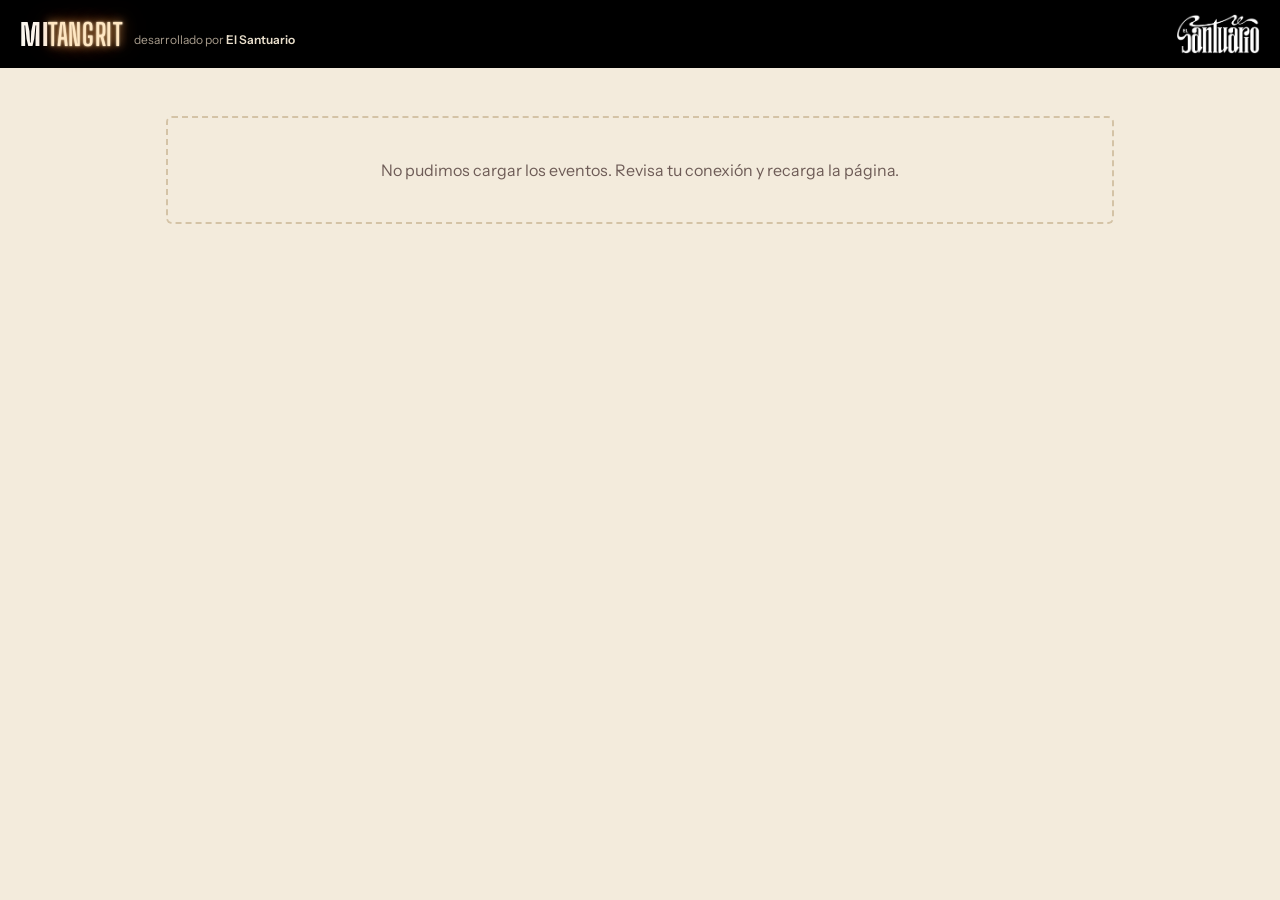
<file: index.html>
<!DOCTYPE html>
<html lang="es">
<head>
<meta charset="utf-8">
<meta name="viewport" content="width=device-width, initial-scale=1, viewport-fit=cover">
<title>Mitangrit · Boletas</title>
<meta name="description" content="Compra tus boletas para los eventos de El Santuario.">
<meta name="theme-color" content="#000000">
<link rel="preconnect" href="https://fonts.googleapis.com">
<link rel="preconnect" href="https://fonts.gstatic.com" crossorigin>
<link href="https://fonts.googleapis.com/css2?family=Big+Shoulders+Display:wght@600;700;800&family=Instrument+Sans:wght@400;600;700&display=swap" rel="stylesheet">
<link rel="stylesheet" href="css/estilos.css">
</head>
<body>

<header class="barra">
  <div class="firma"><a class="marca" href="index.html" aria-label="Mitangrit"><span class="mi">MI</span><span class="luz">TANGRIT</span></a><span class="credito">desarrollado por <strong>El Santuario</strong></span></div>
  <span class="oculto" id="organizador"></span>
  <img class="logo-esquina" src="img/el-santuario.png" alt="El Santuario">
</header>
<div id="cinta-demo"></div>

<main class="contenedor" id="vista">
  <p style="padding:48px 0">Cargando…</p>
</main>

<script src="js/config.js"></script>
<script src="js/matcher.js"></script>
<script src="js/core.js"></script>
<script src="js/publico.js"></script>
</body>
</html>
</file>
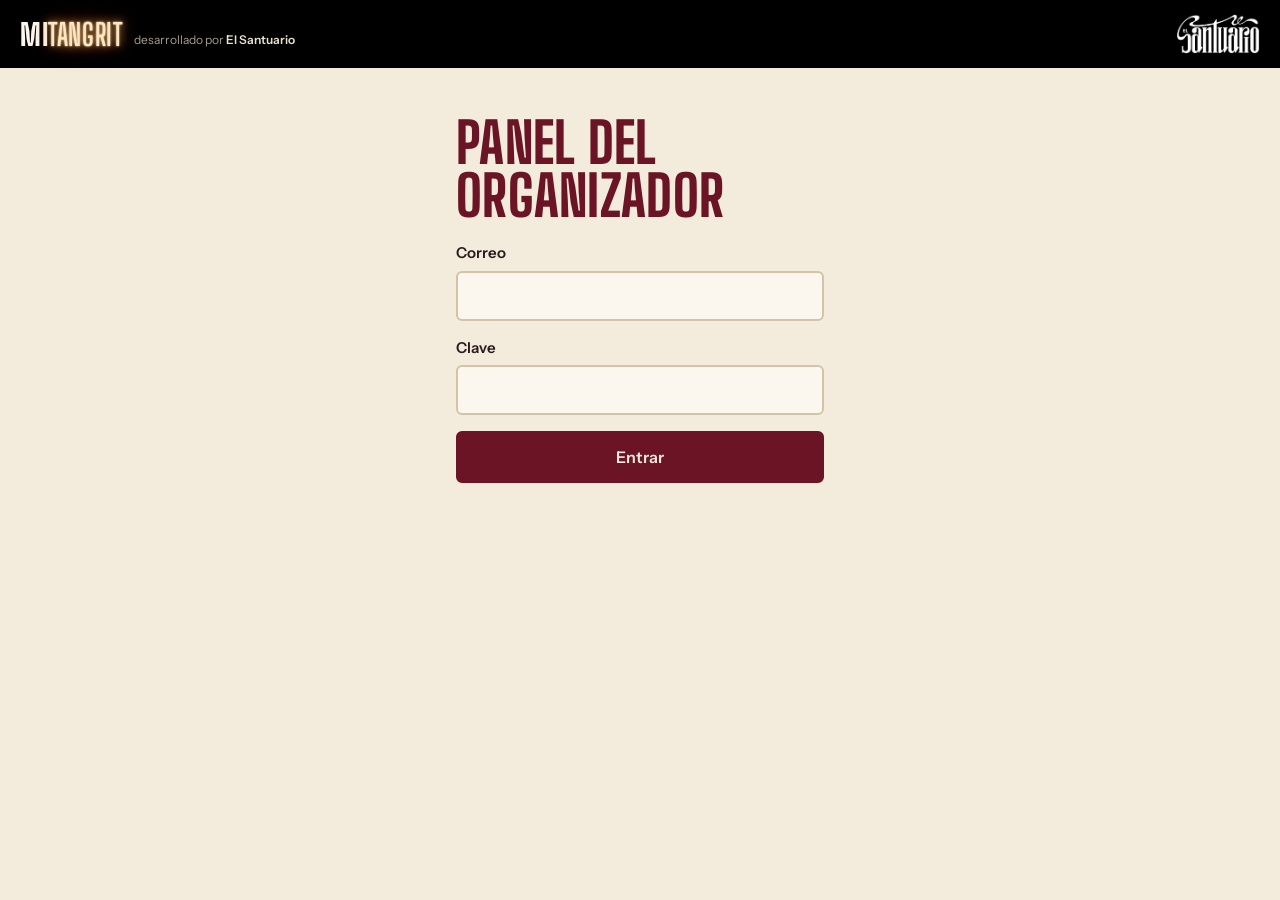
<file: admin.html>
<!DOCTYPE html>
<html lang="es">
<head>
<meta charset="utf-8">
<meta name="viewport" content="width=device-width, initial-scale=1, viewport-fit=cover">
<title>Panel · Mitangrit</title>
<meta name="theme-color" content="#000000">
<meta name="robots" content="noindex">
<link rel="preconnect" href="https://fonts.googleapis.com">
<link rel="preconnect" href="https://fonts.gstatic.com" crossorigin>
<link href="https://fonts.googleapis.com/css2?family=Big+Shoulders+Display:wght@600;700;800&family=Instrument+Sans:wght@400;600;700&display=swap" rel="stylesheet">
<link rel="stylesheet" href="css/estilos.css">
</head>
<body>

<header class="barra">
  <div class="firma"><a class="marca" href="admin.html" aria-label="Mitangrit"><span class="mi">MI</span><span class="luz">TANGRIT</span></a><span class="credito">desarrollado por <strong>El Santuario</strong></span></div>
  <div class="barra-der"><span id="sesion-info" class="barra-sub"></span><img class="logo-esquina" src="img/el-santuario.png" alt="El Santuario"></div>
</header>
<div id="cinta-demo"></div>

<section id="login" class="panel-login oculto">
  <h1>Panel del organizador</h1>
  <form id="form-login">
    <label class="campo"><span>Correo</span><input id="l-correo" type="email" autocomplete="username" required></label>
    <label class="campo"><span>Clave</span><input id="l-clave" type="password" autocomplete="current-password" required></label>
    <p class="error-form" id="l-error" role="alert"></p>
    <button class="boton ancho" type="submit">Entrar</button>
    <p class="tipo-nota" id="l-nota" style="margin-top:12px"></p>
  </form>
</section>

<div id="app" class="oculto">
  <nav class="pestanas" id="pestanas">
    <button type="button" data-p="pedidos" class="activa">Pedidos <span class="contador oculto" id="n-pendientes"></span></button>
    <button type="button" data-p="pagos">Pagos <span class="contador oculto" id="n-pagos"></span></button>
    <button type="button" data-p="eventos">Eventos</button>
    <button type="button" data-p="cortesias">Cortesías</button>
    <button type="button" data-p="reporte">Reporte</button>
    <button type="button" data-p="ajustes">Ajustes</button>
    <button type="button" data-ir="puerta.html">Puerta</button>
  </nav>
  <main class="contenedor panel" id="vista"></main>
</div>

<script src="js/config.js"></script>
<script src="js/matcher.js"></script>
<script src="js/core.js"></script>
<script src="js/admin.js"></script>
</body>
</html>
</file>
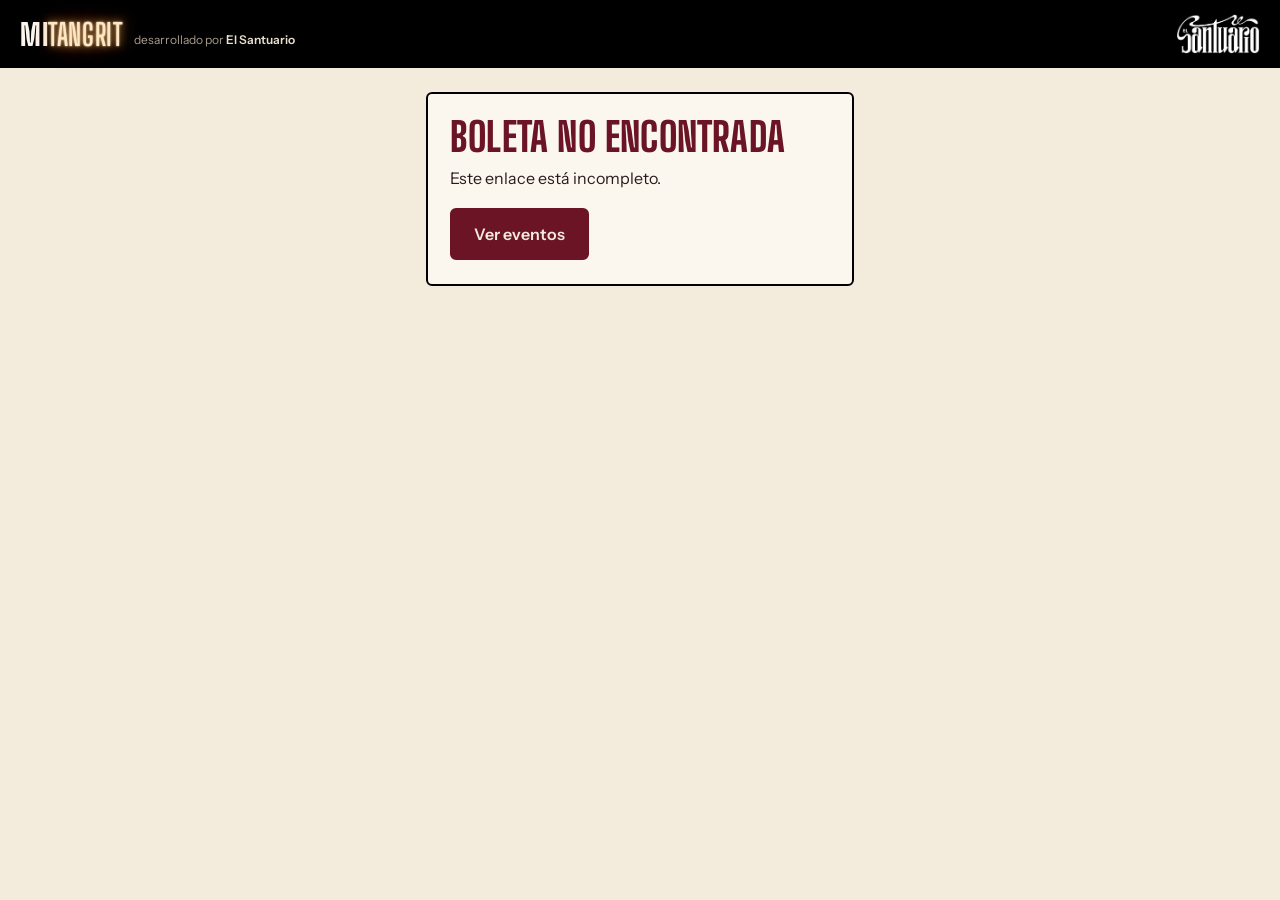
<file: boleta.html>
<!DOCTYPE html>
<html lang="es">
<head>
<meta charset="utf-8">
<meta name="viewport" content="width=device-width, initial-scale=1, viewport-fit=cover">
<title>Tu boleta · Mitangrit</title>
<meta name="theme-color" content="#000000">
<meta name="robots" content="noindex">
<link rel="preconnect" href="https://fonts.googleapis.com">
<link rel="preconnect" href="https://fonts.gstatic.com" crossorigin>
<link href="https://fonts.googleapis.com/css2?family=Big+Shoulders+Display:wght@600;700;800&family=Instrument+Sans:wght@400;600;700&display=swap" rel="stylesheet">
<link rel="stylesheet" href="css/estilos.css">
</head>
<body>

<header class="barra">
  <div class="firma"><a class="marca" href="index.html" aria-label="Mitangrit"><span class="mi">MI</span><span class="luz">TANGRIT</span></a><span class="credito">desarrollado por <strong>El Santuario</strong></span></div>
  <img class="logo-esquina" src="img/el-santuario.png" alt="El Santuario">
</header>
<div id="cinta-demo"></div>

<main class="pagina-boleta" id="vista">
  <p>Cargando…</p>
</main>

<script src="js/config.js"></script>
<script src="js/matcher.js"></script>
<script src="js/core.js"></script>
<script src="js/vendor/qrcode.js"></script>
<script src="js/boleta.js"></script>
</body>
</html>
</file>
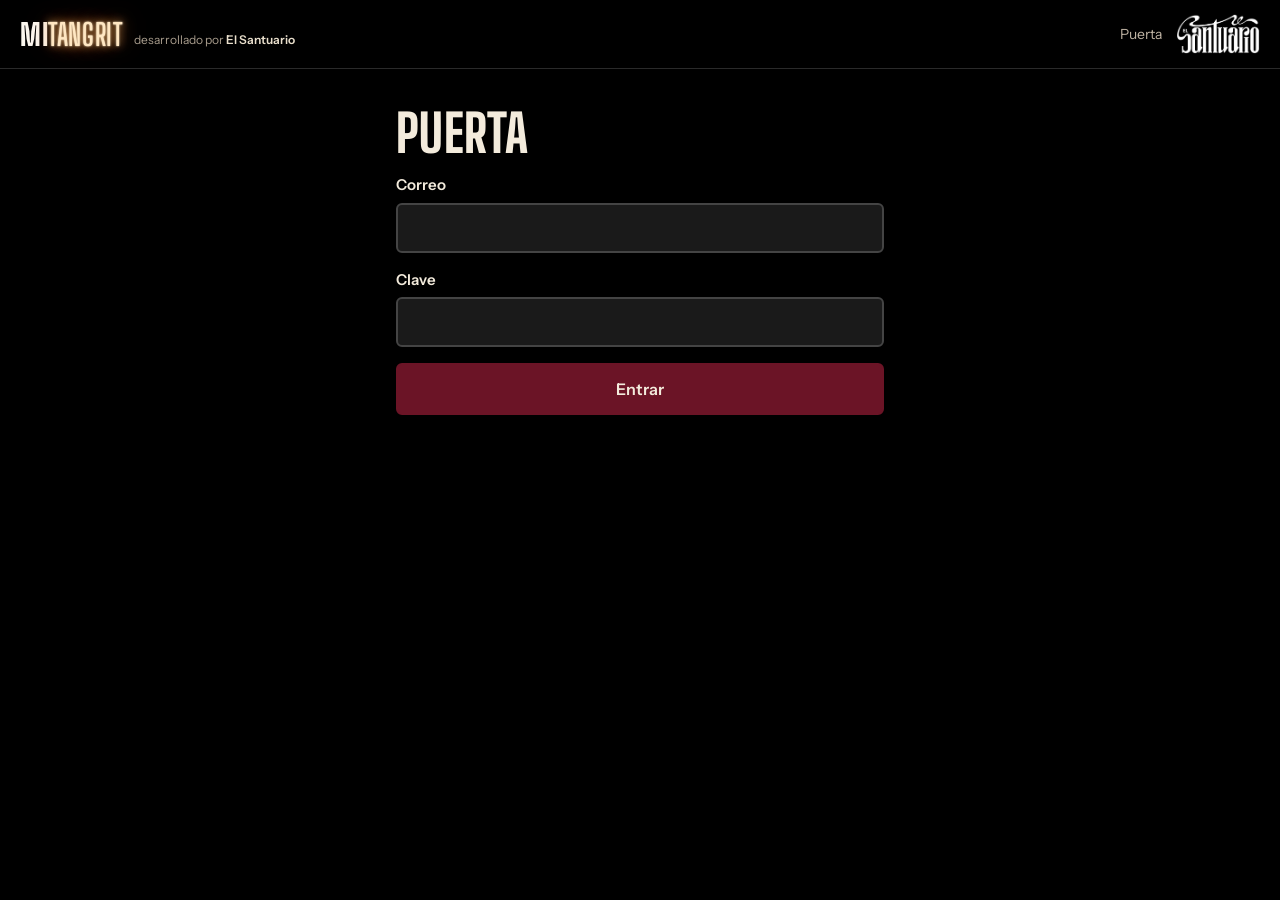
<file: puerta.html>
<!DOCTYPE html>
<html lang="es">
<head>
<meta charset="utf-8">
<meta name="viewport" content="width=device-width, initial-scale=1, viewport-fit=cover">
<title>Puerta · Mitangrit</title>
<meta name="theme-color" content="#000000">
<meta name="robots" content="noindex">
<link rel="preconnect" href="https://fonts.googleapis.com">
<link rel="preconnect" href="https://fonts.gstatic.com" crossorigin>
<link href="https://fonts.googleapis.com/css2?family=Big+Shoulders+Display:wght@600;700;800&family=Instrument+Sans:wght@400;600;700&display=swap" rel="stylesheet">
<link rel="stylesheet" href="css/estilos.css">
</head>
<body class="puerta">

<header class="barra">
  <div class="firma"><a class="marca" href="admin.html" aria-label="Mitangrit"><span class="mi">MI</span><span class="luz">TANGRIT</span></a><span class="credito">desarrollado por <strong>El Santuario</strong></span></div>
  <div class="barra-der"><span class="barra-sub">Puerta</span><img class="logo-esquina" src="img/el-santuario.png" alt="El Santuario"></div>
</header>
<div id="cinta-demo"></div>

<main class="puerta-cuerpo" id="vista"><p>Cargando…</p></main>

<div class="resultado oculto" id="resultado" role="alert" aria-live="assertive"></div>

<script src="js/config.js"></script>
<script src="js/matcher.js"></script>
<script src="js/core.js"></script>
<script src="js/vendor/jsQR.js"></script>
<script src="js/puerta.js"></script>
</body>
</html>
</file>
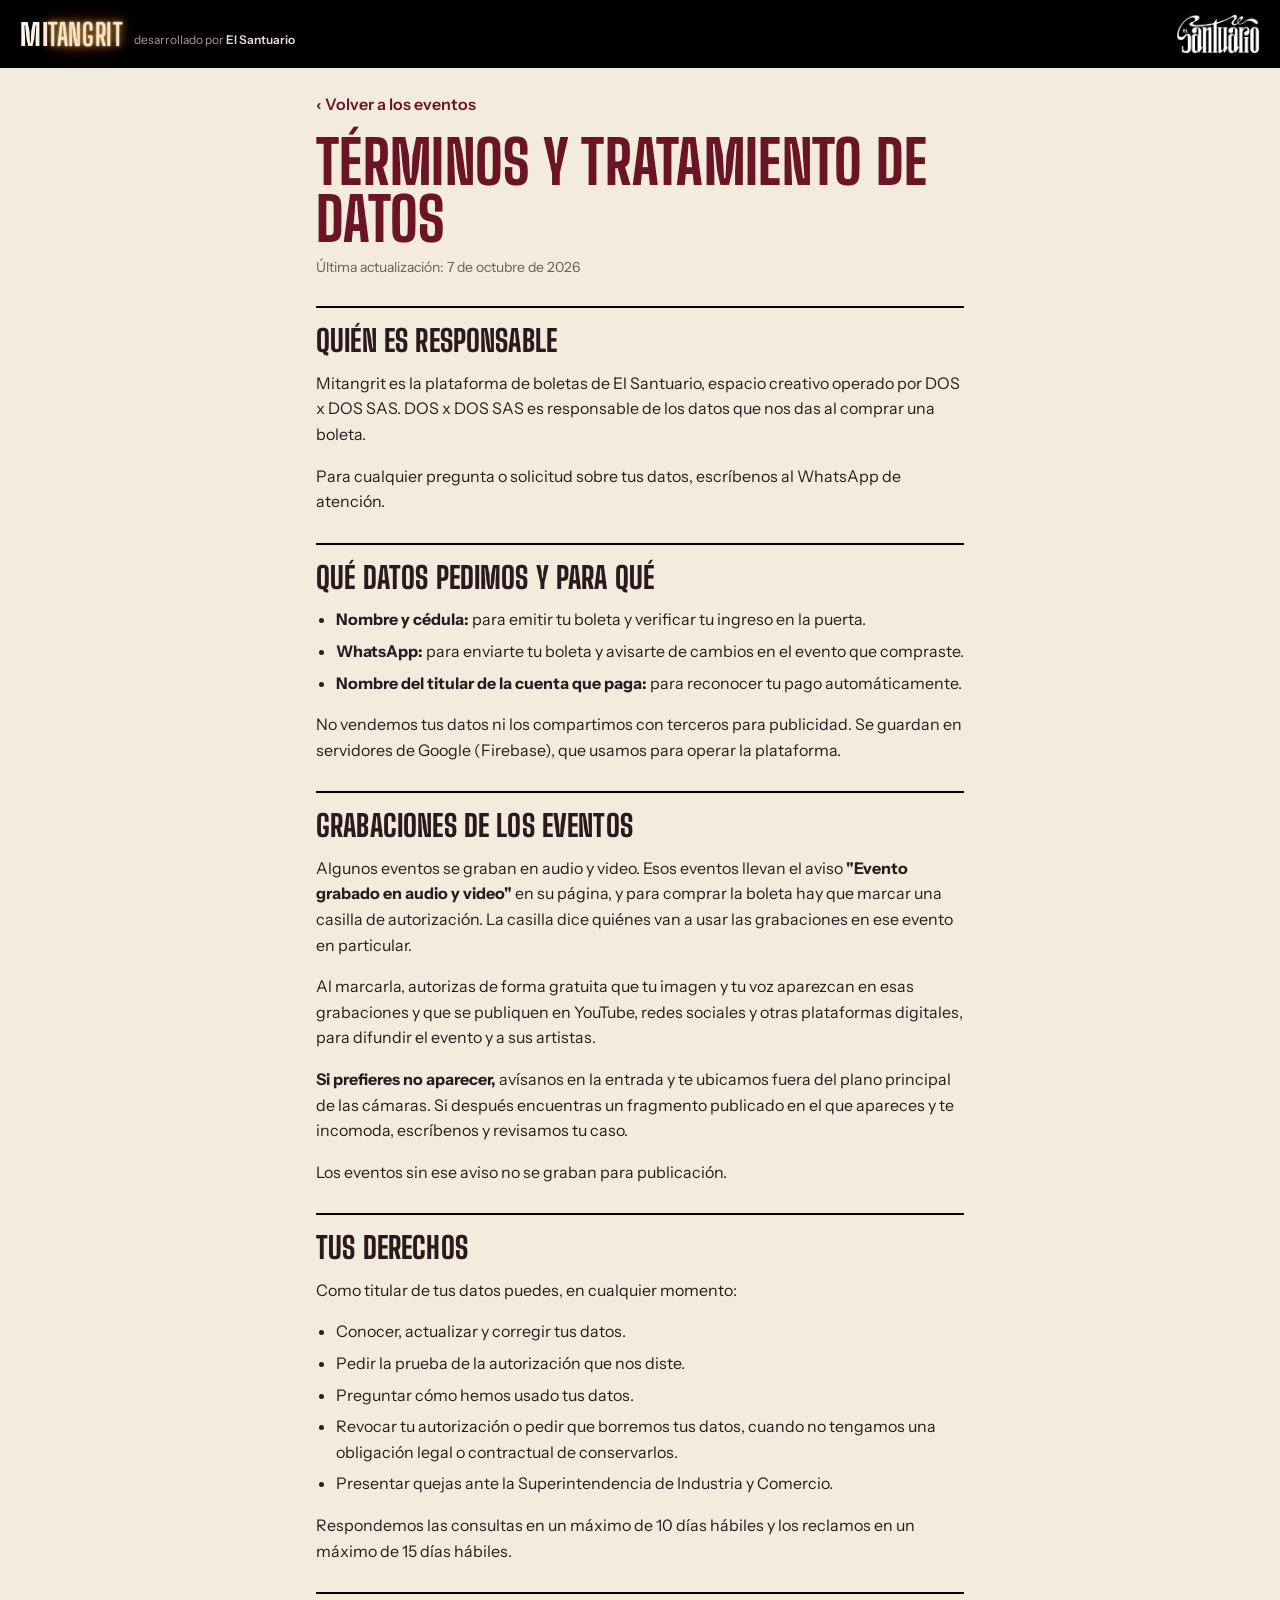
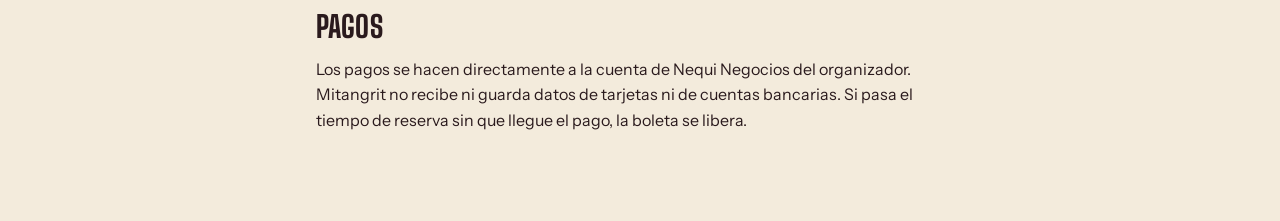
<file: terminos.html>
<!DOCTYPE html>
<html lang="es">
<head>
<meta charset="utf-8">
<meta name="viewport" content="width=device-width, initial-scale=1, viewport-fit=cover">
<title>Términos y tratamiento de datos · Mitangrit</title>
<meta name="theme-color" content="#000000">
<link rel="preconnect" href="https://fonts.googleapis.com">
<link rel="preconnect" href="https://fonts.gstatic.com" crossorigin>
<link href="https://fonts.googleapis.com/css2?family=Big+Shoulders+Display:wght@600;700;800&family=Instrument+Sans:wght@400;600;700&display=swap" rel="stylesheet">
<link rel="stylesheet" href="css/estilos.css">
</head>
<body>

<header class="barra">
  <div class="firma"><a class="marca" href="index.html" aria-label="Mitangrit"><span class="mi">MI</span><span class="luz">TANGRIT</span></a><span class="credito">desarrollado por <strong>El Santuario</strong></span></div>
  <img class="logo-esquina" src="img/el-santuario.png" alt="El Santuario">
</header>

<main class="terminos">
  <a class="volver" href="index.html">‹ Volver a los eventos</a>
  <h1>Términos y tratamiento de datos</h1>
  <p class="terminos-fecha">Última actualización: 7 de octubre de 2026</p>

  <section>
    <h2>Quién es responsable</h2>
    <p>Mitangrit es la plataforma de boletas de El Santuario, espacio creativo operado por DOS x DOS SAS. DOS x DOS SAS es responsable de los datos que nos das al comprar una boleta.</p>
    <p>Para cualquier pregunta o solicitud sobre tus datos, <span id="contacto">escríbenos al WhatsApp de atención</span>.</p>
  </section>

  <section>
    <h2>Qué datos pedimos y para qué</h2>
    <ul>
      <li><strong>Nombre y cédula:</strong> para emitir tu boleta y verificar tu ingreso en la puerta.</li>
      <li><strong>WhatsApp:</strong> para enviarte tu boleta y avisarte de cambios en el evento que compraste.</li>
      <li><strong>Nombre del titular de la cuenta que paga:</strong> para reconocer tu pago automáticamente.</li>
    </ul>
    <p>No vendemos tus datos ni los compartimos con terceros para publicidad. Se guardan en servidores de Google (Firebase), que usamos para operar la plataforma.</p>
  </section>

  <section id="grabaciones">
    <h2>Grabaciones de los eventos</h2>
    <p>Algunos eventos se graban en audio y video. Esos eventos llevan el aviso <strong>"Evento grabado en audio y video"</strong> en su página, y para comprar la boleta hay que marcar una casilla de autorización. La casilla dice quiénes van a usar las grabaciones en ese evento en particular.</p>
    <p>Al marcarla, autorizas de forma gratuita que tu imagen y tu voz aparezcan en esas grabaciones y que se publiquen en YouTube, redes sociales y otras plataformas digitales, para difundir el evento y a sus artistas.</p>
    <p><strong>Si prefieres no aparecer,</strong> avísanos en la entrada y te ubicamos fuera del plano principal de las cámaras. Si después encuentras un fragmento publicado en el que apareces y te incomoda, escríbenos y revisamos tu caso.</p>
    <p>Los eventos sin ese aviso no se graban para publicación.</p>
  </section>

  <section>
    <h2>Tus derechos</h2>
    <p>Como titular de tus datos puedes, en cualquier momento:</p>
    <ul>
      <li>Conocer, actualizar y corregir tus datos.</li>
      <li>Pedir la prueba de la autorización que nos diste.</li>
      <li>Preguntar cómo hemos usado tus datos.</li>
      <li>Revocar tu autorización o pedir que borremos tus datos, cuando no tengamos una obligación legal o contractual de conservarlos.</li>
      <li>Presentar quejas ante la Superintendencia de Industria y Comercio.</li>
    </ul>
    <p>Respondemos las consultas en un máximo de 10 días hábiles y los reclamos en un máximo de 15 días hábiles.</p>
  </section>

  <section>
    <h2>Pagos</h2>
    <p>Los pagos se hacen directamente a la cuenta de Nequi Negocios del organizador. Mitangrit no recibe ni guarda datos de tarjetas ni de cuentas bancarias. Si pasa el tiempo de reserva sin que llegue el pago, la boleta se libera.</p>
  </section>
</main>

<script src="js/config.js"></script>
<script src="js/matcher.js"></script>
<script src="js/core.js"></script>
<script>
  SL.db.obtener('config', null, function (e, c) {
    if (c && c.whatsapp) {
      document.getElementById('contacto').innerHTML = '<a href="' + SL.linkWhatsApp(c.whatsapp) +
        '" target="_blank" rel="noopener">escríbenos al WhatsApp de atención</a>';
    }
  });
</script>
</body>
</html>
</file>
<file: css/estilos.css>
/* Santuario Live — vino, marfil y negro */

:root {
  --vino: #6B1426;
  --vino-hondo: #4A0C19;
  --vino-claro: #F0DADA;
  --marfil: #F3EBDC;
  --marfil-hondo: #E7DBC4;
  --linea: #D4C3A6;
  --negro: #000000;
  --tinta: #2A1A1D;
  --tinta-suave: #6E5C57;
  --ok: #2F6B45;
  --ok-claro: #DCEBDD;
  --alerta: #9A5B0B;
  --alerta-claro: #F6E6C8;
  --gris: #8A7F76;
  --radio: 6px;
  --display: 'Big Shoulders Display', 'Arial Narrow', sans-serif;
  --texto: 'Instrument Sans', system-ui, -apple-system, 'Segoe UI', sans-serif;
}

* { box-sizing: border-box; }
html { -webkit-text-size-adjust: 100%; }
body {
  margin: 0;
  background: var(--marfil);
  color: var(--tinta);
  font-family: var(--texto);
  font-size: 16px;
  line-height: 1.5;
}
img { max-width: 100%; display: block; }
a { color: var(--vino); }
button, input, select, textarea { font: inherit; color: inherit; }
:focus-visible { outline: 3px solid var(--vino); outline-offset: 2px; }
.oculto { display: none !important; }

h1, h2, h3 {
  font-family: var(--display);
  font-weight: 800;
  line-height: 0.95;
  margin: 0;
  letter-spacing: 0.005em;
}

/* ---------- barra superior ---------- */

.barra {
  background: var(--negro);
  color: var(--marfil);
  padding: 14px 20px;
  display: flex;
  align-items: center;
  justify-content: space-between;
  gap: 12px;
}
.marca {
  font-family: var(--display);
  font-weight: 800;
  font-size: 30px;
  line-height: 1;
  letter-spacing: 0.02em;
  text-decoration: none;
  text-transform: uppercase;
  white-space: nowrap;
}
.marca .mi { color: #FBF7EF; }
.firma { display: flex; align-items: flex-end; gap: 12px; min-width: 0; }
.credito {
  padding-bottom: 3px;
  color: #A89C8C;
  font-size: 12px;
  line-height: 1;
  white-space: nowrap;
}
.credito strong { color: #E9DFCC; font-weight: 600; }
.barra-der { display: flex; align-items: center; gap: 14px; min-width: 0; }
.logo-esquina { height: 40px; width: auto; display: block; flex: none; }

/* TANGRIT: letrero de estudio encendido, luz cálida de bombillo */
.marca .luz {
  font-weight: 600;
  color: #FFE7C2;
  text-shadow:
    0 0 2px #FFF1D6,
    0 0 8px rgba(255, 185, 100, .8),
    0 0 18px rgba(255, 140, 50, .5),
    0 0 36px rgba(230, 100, 25, .32);
  animation: encender 1.6s ease-out 1;
}
@keyframes encender {
  0%   { color: #5a4630; text-shadow: none; }
  12%  { color: #FFE7C2; text-shadow: 0 0 2px #FFF1D6, 0 0 8px rgba(255, 185, 100, .8); }
  18%  { color: #5a4630; text-shadow: none; }
  30%  { color: #FFE7C2; text-shadow: 0 0 2px #FFF1D6, 0 0 8px rgba(255, 185, 100, .8), 0 0 18px rgba(255, 140, 50, .5); }
  36%  { color: #8a6c48; text-shadow: 0 0 4px rgba(255, 185, 100, .4); }
  100% { color: #FFE7C2; }
}
.barra-sub { font-size: 14px; color: #BFB3A3; }

.cinta-demo {
  background: var(--vino);
  color: var(--marfil);
  font-size: 14px;
  padding: 8px 20px;
  text-align: center;
}
.cinta-demo button {
  background: none;
  border: 0;
  color: inherit;
  text-decoration: underline;
  cursor: pointer;
  padding: 0 4px;
}

.contenedor { max-width: 980px; margin: 0 auto; padding: 0 16px; }

/* ---------- botones y formularios ---------- */

.boton {
  display: inline-flex;
  align-items: center;
  justify-content: center;
  gap: 8px;
  min-height: 48px;
  padding: 12px 22px;
  border: 2px solid var(--vino);
  border-radius: var(--radio);
  background: var(--vino);
  color: var(--marfil);
  font-weight: 600;
  text-decoration: none;
  cursor: pointer;
  transition: background .15s;
}
.boton:hover { background: var(--vino-hondo); border-color: var(--vino-hondo); }
.boton:disabled { opacity: .45; cursor: not-allowed; }
.boton.negro { background: var(--negro); border-color: var(--negro); }
.boton.negro:hover { background: #2a2a2a; }
.boton.claro { background: transparent; color: var(--vino); }
.boton.claro:hover { background: var(--vino-claro); }
.boton.ok { background: var(--ok); border-color: var(--ok); }
.boton.peligro { background: transparent; color: var(--vino); border-color: var(--vino); }
.boton.peligro:hover { background: var(--vino); color: var(--marfil); }
.acciones-evento { display: flex; justify-content: space-between; gap: 10px; flex-wrap: wrap; }
.boton.chico { min-height: 36px; padding: 6px 12px; font-size: 14px; }
.boton.ancho { width: 100%; }

.campo { display: block; margin-bottom: 16px; }
.campo > span { display: block; font-weight: 600; font-size: 15px; margin-bottom: 6px; }
.campo small { display: block; color: var(--tinta-suave); font-size: 13px; margin-top: 4px; }
.entrada, .campo input, .campo select, .campo textarea {
  width: 100%;
  min-height: 48px;
  padding: 11px 14px;
  border: 2px solid var(--linea);
  border-radius: var(--radio);
  background: #FBF7EF;
  font-size: 16px;
}
.campo textarea { min-height: 96px; resize: vertical; }
.campo input:focus, .campo select:focus, .campo textarea:focus, .entrada:focus {
  border-color: var(--vino);
  outline: none;
}
.fila-campos { display: grid; grid-template-columns: 1fr 1fr; gap: 0 14px; }
.check { display: flex; gap: 10px; align-items: flex-start; font-size: 15px; margin-bottom: 16px; cursor: pointer; }
.check input { width: 22px; height: 22px; accent-color: var(--vino); margin: 1px 0 0; flex: none; }
.aviso-grabacion {
  display: inline-flex;
  align-items: center;
  gap: 10px;
  background: var(--negro);
  color: var(--marfil);
  font-weight: 600;
  font-size: 15px;
  padding: 8px 14px;
  border-radius: var(--radio);
  margin-bottom: 18px;
}
.punto-rec {
  width: 10px;
  height: 10px;
  border-radius: 50%;
  background: #E5484D;
  box-shadow: 0 0 6px rgba(229, 72, 77, .8);
  flex: none;
  animation: pulso 1.6s infinite;
}
.check.autoriza {
  background: #FBF7EF;
  border: 2px solid var(--linea);
  border-radius: var(--radio);
  padding: 12px 14px;
  font-size: 14px;
  line-height: 1.45;
}
.check.autoriza:has(input:checked) { border-color: var(--vino); background: var(--vino-claro); }
.nota-datos { margin-top: 6px; }
.tiquete-rec {
  display: flex;
  align-items: center;
  gap: 10px;
  margin: 0 22px 22px;
  padding: 10px 12px;
  background: var(--marfil-hondo);
  border-radius: var(--radio);
  font-size: 14px;
  font-weight: 600;
}
.error-form { color: var(--vino); font-weight: 600; margin: 0 0 12px; }

/* ---------- boleto (forma de tiquete) ---------- */

.boleto {
  display: flex;
  background: #FBF7EF;
  border: 2px solid var(--negro);
  border-radius: var(--radio);
  position: relative;
  text-decoration: none;
  color: inherit;
}
.boleto-cuerpo { flex: 1; padding: 20px 22px; min-width: 0; display: flex; gap: 20px; align-items: center; }
.boleto-talon {
  width: 150px;
  flex: none;
  background: var(--negro);
  color: var(--marfil);
  padding: 18px 16px;
  display: flex;
  flex-direction: column;
  justify-content: center;
  gap: 10px;
  position: relative;
  border-left: 2px dashed #6b6b6b;
}
.boleto-talon::before, .boleto-talon::after {
  content: '';
  position: absolute;
  left: -13px;
  width: 22px;
  height: 22px;
  border-radius: 50%;
  background: var(--marfil);
  border: 2px solid var(--negro);
}
.boleto-talon::before { top: -13px; }
.boleto-talon::after { bottom: -13px; }

.fecha-bloque { text-align: center; flex: none; width: 64px; }
.fecha-dia { font-family: var(--display); font-weight: 800; font-size: 56px; line-height: .85; color: var(--vino); }
.fecha-mes { font-weight: 600; font-size: 15px; }

/* ---------- cartelera ---------- */

.portada { padding: 48px 0 28px; }
.portada h1 { font-size: clamp(56px, 12vw, 120px); color: var(--vino); text-transform: uppercase; }
.portada p { max-width: 520px; margin: 14px 0 0; color: var(--tinta-suave); font-size: 17px; }

.lista-eventos { display: grid; grid-template-columns: minmax(0, 1fr); gap: 22px; padding-bottom: 64px; }
.lista-eventos .boleto:hover .boleto-talon { background: var(--vino); }
.ev-nombre { font-size: clamp(28px, 5vw, 40px); text-transform: uppercase; overflow-wrap: anywhere; }
.ev-lugar { color: var(--tinta-suave); margin-top: 6px; font-size: 15px; }
.talon-precio { font-family: var(--display); font-weight: 800; font-size: 30px; line-height: 1; }
.talon-accion { font-size: 14px; font-weight: 600; color: #E7B8C1; }
.vacio { padding: 40px 24px; border: 2px dashed var(--linea); border-radius: var(--radio); color: var(--tinta-suave); text-align: center; }

/* ---------- detalle de evento ---------- */

.detalle { display: grid; grid-template-columns: minmax(0, 5fr) minmax(0, 6fr); gap: 36px; padding: 32px 0 64px; align-items: start; }
.volver { display: inline-block; margin: 24px 0 0; font-weight: 600; text-decoration: none; }
.volver:hover { text-decoration: underline; }
.flyer {
  background: var(--negro);
  color: var(--marfil);
  border-radius: var(--radio);
  overflow: hidden;
  position: sticky;
  top: 16px;
}
.flyer img { width: 100%; }
.flyer-sin-imagen { aspect-ratio: 4 / 5; padding: 28px; display: flex; flex-direction: column; justify-content: flex-end; }
.flyer-sin-imagen h2 { font-size: clamp(44px, 7vw, 76px); text-transform: uppercase; }
.flyer-sin-imagen .fecha-dia { color: #C9475E; font-size: 96px; }
.detalle-info h1 { font-size: clamp(40px, 7vw, 64px); text-transform: uppercase; color: var(--vino); }
.detalle-meta { margin: 14px 0 0; font-size: 17px; font-weight: 600; }
.detalle-meta div + div { color: var(--tinta-suave); font-weight: 400; }
.detalle-desc { margin: 16px 0 0; white-space: pre-line; }

.bloque-compra { margin-top: 28px; border-top: 2px solid var(--negro); padding-top: 22px; }
.bloque-compra h2 { font-size: 34px; text-transform: uppercase; margin-bottom: 14px; }

.tipos { display: grid; gap: 10px; margin-bottom: 20px; }
.tipo {
  display: flex;
  align-items: center;
  gap: 14px;
  padding: 14px 16px;
  border: 2px solid var(--linea);
  border-radius: var(--radio);
  background: #FBF7EF;
  cursor: pointer;
}
.tipo input { width: 22px; height: 22px; accent-color: var(--vino); flex: none; margin: 0; }
.tipo-info { flex: 1; min-width: 0; }
.tipo-nombre { font-weight: 600; }
.tipo-nota { font-size: 13px; color: var(--tinta-suave); }
.tipo-precio { font-family: var(--display); font-weight: 800; font-size: 26px; }
.tipo.elegido { border-color: var(--vino); background: var(--vino-claro); }
.tipo.cerrado { opacity: .5; cursor: not-allowed; }
.tipo.cerrado .tipo-precio { text-decoration: line-through; }

.cantidad { display: flex; align-items: center; gap: 0; border: 2px solid var(--negro); border-radius: var(--radio); width: max-content; }
.cantidad button { width: 48px; height: 48px; border: 0; background: var(--negro); color: var(--marfil); font-size: 22px; cursor: pointer; }
.cantidad button:disabled { opacity: .35; }
.cantidad output { width: 56px; text-align: center; font-weight: 700; font-size: 20px; }
.fila-total { display: flex; justify-content: space-between; align-items: end; gap: 16px; margin: 20px 0; padding: 16px 0; border-top: 1px solid var(--linea); border-bottom: 1px solid var(--linea); }
.total-cifra { font-family: var(--display); font-weight: 800; font-size: 44px; line-height: 1; color: var(--vino); }

/* ---------- página de la boleta ---------- */

.pagina-boleta { max-width: 460px; margin: 0 auto; padding: 24px 16px 64px; }
.estado-pago { background: var(--negro); color: var(--marfil); border-radius: var(--radio); padding: 24px 22px; }
.estado-pago h1 { font-size: 44px; text-transform: uppercase; }
.estado-pago p { margin: 10px 0 0; color: #D6CBBB; }
.reloj { font-family: var(--display); font-weight: 800; font-size: 64px; line-height: 1; color: #E07A8D; margin-top: 18px; }
.reloj small { display: block; font-family: var(--texto); font-weight: 400; font-size: 14px; color: #BFB3A3; margin-top: 4px; }
.monto-pagar { background: var(--vino); color: var(--marfil); border-radius: var(--radio); padding: 20px 22px; margin-top: 14px; }
.monto-pagar .total-cifra { color: var(--marfil); font-size: 56px; }
.monto-pagar p { margin: 6px 0 0; font-size: 15px; color: #F1D3D8; }
.pasos { list-style: none; padding: 0; margin: 20px 0 0; counter-reset: paso; }
.pasos li { counter-increment: paso; display: flex; gap: 14px; padding: 14px 0; border-bottom: 1px solid var(--linea); }
.pasos li::before {
  content: counter(paso);
  flex: none;
  width: 32px;
  height: 32px;
  border-radius: 50%;
  background: var(--negro);
  color: var(--marfil);
  font-weight: 700;
  display: flex;
  align-items: center;
  justify-content: center;
}
.qr-nequi { background: #fff; border: 2px solid var(--negro); border-radius: var(--radio); padding: 12px; margin-top: 12px; max-width: 240px; }
.llave { display: flex; align-items: center; gap: 10px; flex-wrap: wrap; margin-top: 8px; }
.llave code { font-family: var(--texto); font-weight: 700; font-size: 20px; background: var(--marfil-hondo); padding: 4px 10px; border-radius: 4px; }
.esperando { display: flex; align-items: center; gap: 12px; margin-top: 20px; padding: 14px 16px; background: var(--alerta-claro); border-radius: var(--radio); font-size: 15px; }
.pulso { width: 12px; height: 12px; border-radius: 50%; background: var(--alerta); flex: none; animation: pulso 1.4s infinite; }
@keyframes pulso { 0%, 100% { opacity: 1; } 50% { opacity: .25; } }

.tiquete { border: 2px solid var(--negro); border-radius: var(--radio); background: #FBF7EF; overflow: hidden; }
.tiquete-cabeza { background: var(--negro); color: var(--marfil); padding: 22px; }
.tiquete-cabeza h1 { font-size: 42px; text-transform: uppercase; }
.tiquete-cabeza p { margin: 8px 0 0; color: #D6CBBB; }
.tiquete-corte { height: 0; border-top: 2px dashed var(--negro); position: relative; margin: 0 18px; }
.tiquete-corte::before, .tiquete-corte::after {
  content: '';
  position: absolute;
  top: -13px;
  width: 24px;
  height: 24px;
  border-radius: 50%;
  background: var(--marfil);
  border: 2px solid var(--negro);
}
.tiquete-corte::before { left: -32px; }
.tiquete-corte::after { right: -32px; }
.tiquete-qr { padding: 26px 22px 12px; display: flex; justify-content: center; }
.tiquete-qr svg, .tiquete-qr img { width: 240px; height: 240px; }
.tiquete-datos { display: grid; grid-template-columns: 1fr 1fr; gap: 14px 16px; padding: 12px 22px 24px; }
.dato span { display: block; font-size: 13px; color: var(--tinta-suave); }
.dato strong { font-size: 17px; }
.esperando strong, .dato.grande strong { white-space: nowrap; }
.dato.grande strong { font-family: var(--display); font-weight: 800; font-size: 30px; line-height: 1; }
.sello { background: var(--ok); color: #fff; padding: 10px 22px; font-weight: 600; font-size: 15px; }
.sello.usada { background: var(--gris); }

.estado-fin { background: #FBF7EF; border: 2px solid var(--negro); border-radius: var(--radio); padding: 24px 22px; }
.estado-fin h1 { font-size: 40px; text-transform: uppercase; color: var(--vino); }
.estado-fin p { margin: 10px 0 18px; }

.acciones { display: grid; gap: 10px; margin-top: 18px; }

/* ---------- panel ---------- */

.panel-login { max-width: 400px; margin: 48px auto; padding: 0 16px; }
.panel-login h1 { font-size: 56px; color: var(--vino); text-transform: uppercase; margin-bottom: 20px; }
.pestanas { background: var(--negro); display: flex; overflow-x: auto; gap: 4px; padding: 0 12px; -webkit-overflow-scrolling: touch; }
.pestanas button {
  background: none;
  border: 0;
  color: #BFB3A3;
  padding: 14px 14px 12px;
  font-weight: 600;
  white-space: nowrap;
  border-bottom: 4px solid transparent;
  cursor: pointer;
}
.pestanas button.activa { color: var(--marfil); border-bottom-color: #C9475E; }
.pestanas .contador { display: inline-block; min-width: 22px; padding: 0 6px; margin-left: 6px; border-radius: 11px; background: var(--vino); color: #fff; font-size: 12px; line-height: 20px; }
.panel { padding-top: 22px; padding-bottom: 64px; }
.panel h2 { font-size: 40px; text-transform: uppercase; }
.panel-cabeza { display: flex; justify-content: space-between; align-items: end; gap: 12px; flex-wrap: wrap; margin-bottom: 18px; }
.selector-evento { max-width: 360px; }
.filtros { display: flex; gap: 6px; flex-wrap: wrap; margin-bottom: 14px; }
.filtros button { border: 2px solid var(--negro); background: transparent; border-radius: 20px; padding: 5px 14px; font-weight: 600; font-size: 14px; cursor: pointer; }
.filtros button.activa { background: var(--negro); color: var(--marfil); }
.buscador { margin-bottom: 14px; }

.fila {
  display: grid;
  grid-template-columns: minmax(0, 1fr) auto;
  gap: 8px 16px;
  align-items: center;
  padding: 14px 16px;
  background: #FBF7EF;
  border: 1px solid var(--linea);
  border-left: 6px solid var(--linea);
  border-radius: var(--radio);
  margin-bottom: 8px;
}
.fila.pendiente { border-left-color: var(--alerta); }
.fila.aprobada { border-left-color: var(--ok); }
.fila.vencida, .fila.rechazada { border-left-color: var(--gris); }
.fila.sin_asignar { border-left-color: var(--vino); }
.fila-titulo { font-weight: 600; }
.fila-sub { font-size: 14px; color: var(--tinta-suave); }
.fila-acciones { display: flex; gap: 6px; flex-wrap: wrap; justify-content: flex-end; }
.fila-extra { grid-column: 1 / -1; }
.chip { display: inline-block; font-size: 12px; font-weight: 700; padding: 2px 8px; border-radius: 10px; margin-left: 6px; vertical-align: 2px; }
.chip.pendiente { background: var(--alerta-claro); color: var(--alerta); }
.chip.aprobada { background: var(--ok-claro); color: var(--ok); }
.chip.vencida, .chip.rechazada { background: var(--marfil-hondo); color: var(--gris); }
.chip.sms { background: var(--negro); color: var(--marfil); }
.chip.cortesia { background: var(--vino-claro); color: var(--vino); }

.caja { background: #FBF7EF; border: 2px solid var(--negro); border-radius: var(--radio); padding: 18px; margin-bottom: 18px; }
.caja h3 { font-size: 26px; text-transform: uppercase; margin-bottom: 10px; }
.caja-negra { background: var(--negro); color: var(--marfil); border-color: var(--negro); }
.caja-negra .fila-sub, .caja-negra small { color: #BFB3A3; }

.cifras { display: grid; grid-template-columns: repeat(auto-fit, minmax(150px, 1fr)); gap: 10px; margin-bottom: 18px; }
.cifra { background: var(--negro); color: var(--marfil); border-radius: var(--radio); padding: 16px; }
.cifra strong { display: block; font-family: var(--display); font-weight: 800; font-size: 40px; line-height: 1; }
.cifra span { font-size: 14px; color: #BFB3A3; }
.cifra.vino { background: var(--vino); }
.cifra.vino span { color: #F1D3D8; }

.tabla { width: 100%; border-collapse: collapse; background: #FBF7EF; font-size: 15px; }
.tabla th, .tabla td { text-align: left; padding: 10px 12px; border-bottom: 1px solid var(--linea); }
.tabla th { background: var(--negro); color: var(--marfil); font-weight: 600; }
.tabla td.num, .tabla th.num { text-align: right; }
.tabla tfoot td { font-weight: 700; border-top: 2px solid var(--negro); }
.tabla-scroll { overflow-x: auto; }

.tipo-editor { display: grid; grid-template-columns: 2fr 1fr 1fr 1.6fr .8fr auto; gap: 8px; align-items: end; padding: 12px; border: 1px solid var(--linea); border-radius: var(--radio); margin-bottom: 8px; background: var(--marfil); }
.tipo-editor .campo { margin: 0; }
.tipo-editor > * { min-width: 0; }
.tipo-editor .campo > span { font-size: 13px; }
.tipo-editor input { min-height: 42px; padding: 8px 10px; }
.quitar { background: none; border: 0; color: var(--vino); font-weight: 700; cursor: pointer; padding: 10px; }

.vista-previa-img { max-width: 180px; border: 2px solid var(--negro); border-radius: var(--radio); margin-top: 8px; }
.interruptor { display: flex; align-items: center; gap: 10px; font-weight: 600; margin-bottom: 16px; cursor: pointer; }
.interruptor input { width: 22px; height: 22px; accent-color: var(--vino); }

/* ---------- términos ---------- */

.terminos { max-width: 680px; margin: 0 auto; padding: 0 16px 72px; }
.terminos h1 { font-size: clamp(40px, 8vw, 60px); text-transform: uppercase; color: var(--vino); margin-top: 18px; }
.terminos-fecha { color: var(--tinta-suave); font-size: 14px; margin: 8px 0 0; }
.terminos section { border-top: 2px solid var(--negro); margin-top: 28px; padding-top: 18px; }
.terminos h2 { font-size: 30px; text-transform: uppercase; margin-bottom: 10px; }
.terminos p, .terminos li { line-height: 1.6; }
.terminos ul { padding-left: 20px; }
.terminos li + li { margin-top: 6px; }
#grabaciones { scroll-margin-top: 16px; }

/* ---------- aviso flotante ---------- */

.aviso {
  display: none;
  position: fixed;
  left: 50%;
  bottom: 24px;
  transform: translateX(-50%);
  background: var(--negro);
  color: var(--marfil);
  padding: 12px 20px;
  border-radius: var(--radio);
  font-weight: 600;
  z-index: 100;
  max-width: calc(100% - 32px);
  box-shadow: 0 6px 20px rgba(0, 0, 0, .25);
}
.aviso.ok { background: var(--ok); }
.aviso.error { background: var(--vino); }

/* ---------- puerta ---------- */

.puerta { background: var(--negro); color: var(--marfil); min-height: 100vh; min-height: 100dvh; }
.puerta .barra { border-bottom: 1px solid #2a2a2a; }
.puerta-cuerpo { max-width: 520px; margin: 0 auto; padding: 16px; }
.camara { position: relative; background: #1a1a1a; border-radius: var(--radio); overflow: hidden; aspect-ratio: 1 / 1; }
.camara video { width: 100%; height: 100%; object-fit: cover; display: block; }
.mira { position: absolute; inset: 18%; border: 3px solid rgba(243, 235, 220, .8); border-radius: 12px; pointer-events: none; }
.camara-apagada { position: absolute; inset: 0; display: flex; flex-direction: column; align-items: center; justify-content: center; gap: 14px; padding: 24px; text-align: center; color: #BFB3A3; }
.resultado { position: fixed; inset: 0; z-index: 50; display: flex; flex-direction: column; justify-content: center; padding: 28px; text-align: center; }
.resultado.ok { background: var(--ok); }
.resultado.mal { background: var(--vino); }
.resultado.ojo { background: #7A4A06; }
.resultado h1 { font-size: clamp(64px, 18vw, 120px); text-transform: uppercase; }
.resultado .quien { font-size: 26px; font-weight: 700; margin-top: 16px; }
.resultado .detalle-res { font-size: 18px; margin-top: 6px; opacity: .9; }
.resultado .acciones { max-width: 360px; margin: 28px auto 0; width: 100%; }
.resultado .boton { background: var(--marfil); color: var(--negro); border-color: var(--marfil); font-size: 18px; }
.resultado .boton.claro { background: transparent; color: var(--marfil); }
.contador-puerta { display: flex; justify-content: space-between; align-items: baseline; margin: 16px 0; }
.contador-puerta strong { font-family: var(--display); font-weight: 800; font-size: 48px; line-height: 1; }
.puerta .campo input { background: #1a1a1a; border-color: #444; color: var(--marfil); }
.puerta .fila { background: #141414; border-color: #333; color: var(--marfil); }
.puerta .fila-sub { color: #BFB3A3; }
.puerta select.entrada { background: #1a1a1a; border-color: #444; color: var(--marfil); }

/* ---------- celular ---------- */

@media (max-width: 760px) {
  .detalle { grid-template-columns: 1fr; gap: 24px; padding-top: 20px; }
  .flyer { position: static; }
  .flyer-sin-imagen { aspect-ratio: auto; min-height: 260px; }
  .tipo-editor { grid-template-columns: 1fr 1fr; }
  .tipo-editor .campo:first-child { grid-column: 1 / -1; }
}

@media (max-width: 520px) {
  .barra-sub { display: none; }
  .marca { font-size: 26px; }
  .firma { gap: 8px; }
  .credito { padding-bottom: 2px; font-size: 11px; }
  .logo-esquina { height: 30px; }
  .boleto-cuerpo { padding: 16px; gap: 14px; }
  .boleto-talon { width: 108px; padding: 14px 12px; }
  .talon-precio { font-size: 24px; }
  .fecha-bloque { width: 48px; }
  .fecha-dia { font-size: 44px; }
  .fila-campos { grid-template-columns: 1fr; }
  .fila { grid-template-columns: 1fr; }
  .fila-acciones { justify-content: flex-start; }
  .tiquete-datos { grid-template-columns: 1fr 1fr; }
}

@media (max-width: 380px) {
  .barra { padding: 12px 14px; gap: 8px; }
  .marca { font-size: 23px; }
  .firma { gap: 6px; }
  .credito { font-size: 10px; padding-bottom: 2px; }
  .logo-esquina { height: 25px; }
}

@media (prefers-reduced-motion: reduce) {
  * { animation: none !important; transition: none !important; }
}
</file>
